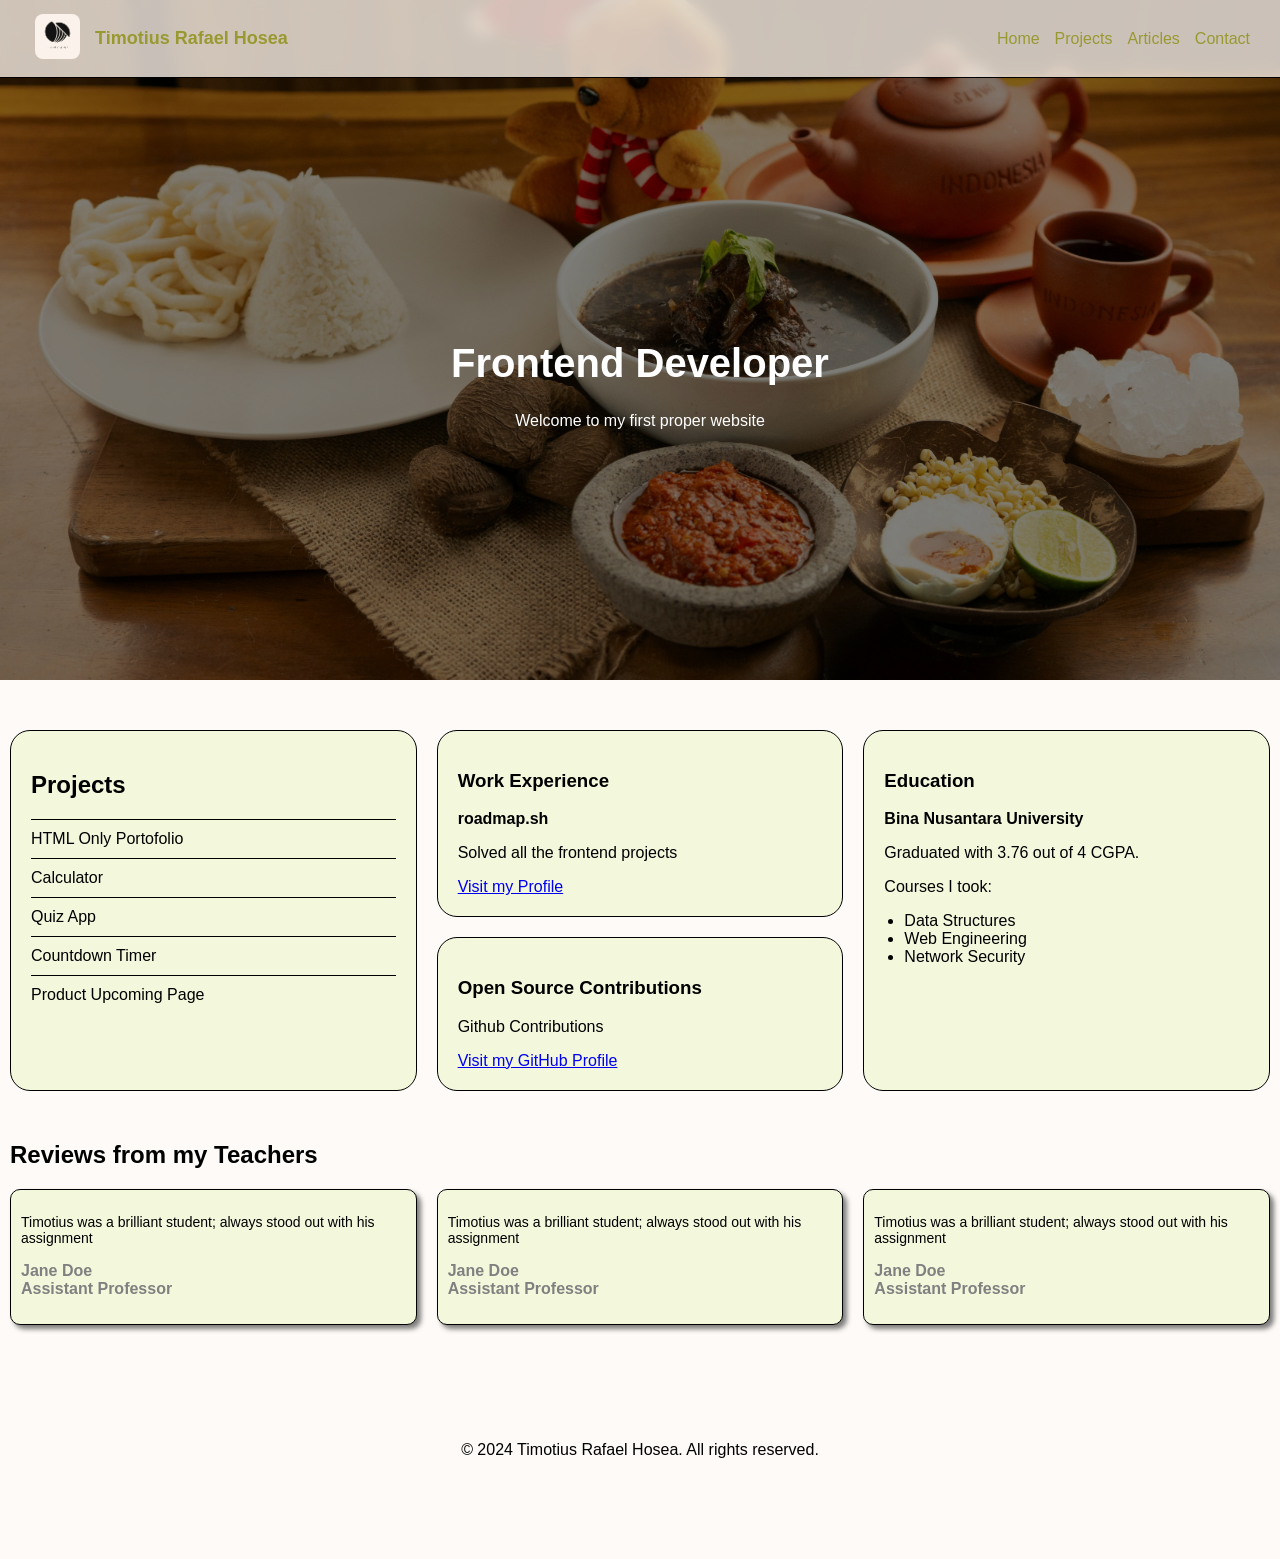
<file: 02-Basic_HTML_Website/index.html>
<!DOCTYPE html>
<html lang="en">
<head>
    <meta charset="UTF-8">
    <meta name="viewport" content="width=device-width, initial-scale=1.0">
    <meta name="description" content="Portfolio of Timotius Rafael Hosea, a Frontend Developer and Network Security student.">
    <meta name="keywords" content="Frontend Developer, Network Security, Portfolio, Timotius Rafael Hosea">
    <title>Simple HTML Website - Timotius Rafael Hosea</title>
    <link rel="stylesheet" href="style.css">
</head>
<body>
    <nav>
    <div class="container">
        <div class="navbar">
            <div class="logo">
                <img src="props/business-logo-template-minimal-branding-design-vector_53876-136229.avif" alt="logo">
            </div>
            <p class="name">Timotius Rafael Hosea</p>
            <div class="nav-section">
                <a href="#" class="nav-item">Home</a>
                <a href="#" class="nav-item">Projects</a>
                <a href="#" class="nav-item">Articles</a>
                <a href="#" class="nav-item">Contact</a>
            </div>
        </div>
    </div>
</nav>

    <div class="hero">
        <div class="hero-content">
            <h1>Frontend Developer</h1>
            <p>Welcome to my first proper website</p>
        </div>
    </div>

    <main>
        <div class="main-container">
            
            <div class="projects-box">
                <h2>Projects</h2>
                <div class="project-item">HTML Only Portofolio</div>
                <div class="project-item">Calculator</div>
                <div class="project-item">Quiz App</div>
                <div class="project-item">Countdown Timer</div>
                <div class="project-item">Product Upcoming Page</div>
            </div>

            <div class="work-box">
                <h3>Work Experience</h3>
                <p><strong>roadmap.sh</strong></p>
                <p>Solved all the frontend projects</p>
                <a href="#">Visit my Profile</a>
            </div>

    
            <div class="opensource-box">
                <h3>Open Source Contributions</h3>
                <p>Github Contributions</p>
                <a href="#">Visit my GitHub Profile</a>
            </div>

        
            <div class="box education">
                <h3>Education</h3>
                <p><strong>Bina Nusantara University</strong></p>
                <p>Graduated with 3.76 out of 4 CGPA.</p>
                <p>Courses I took:</p>
                <ul>
                    <li>Data Structures</li>
                    <li>Web Engineering</li>
                    <li>Network Security</li>
                </ul>
            </div>
        </div>
    </main>

    <section class="review">
        <h2 class="review-header">Reviews from my Teachers</h2>
        <div class="review-section">
            <div class="review-grid">
                <p class="review-description">Timotius was a brilliant student; always stood out with his assignment</p>
                <p class="review-writer">Jane Doe</p>
                <p class="review-position">Assistant Professor</p>
            </div>
            <div class="review-grid">
                <p class="review-description">Timotius was a brilliant student; always stood out with his assignment</p>
                <p class="review-writer">Jane Doe</p>
                <p class="review-position">Assistant Professor</p>
            </div>
            <div class="review-grid">
                <p class="review-description">Timotius was a brilliant student; always stood out with his assignment</p>
                <p class="review-writer">Jane Doe</p>
                <p class="review-position">Assistant Professor</p>
            </div>
        </div>
    </section>

    <footer>
        <p class="footer">&copy; 2024 Timotius Rafael Hosea. All rights reserved.</p>
    </footer>
</body>
</html>
</file>
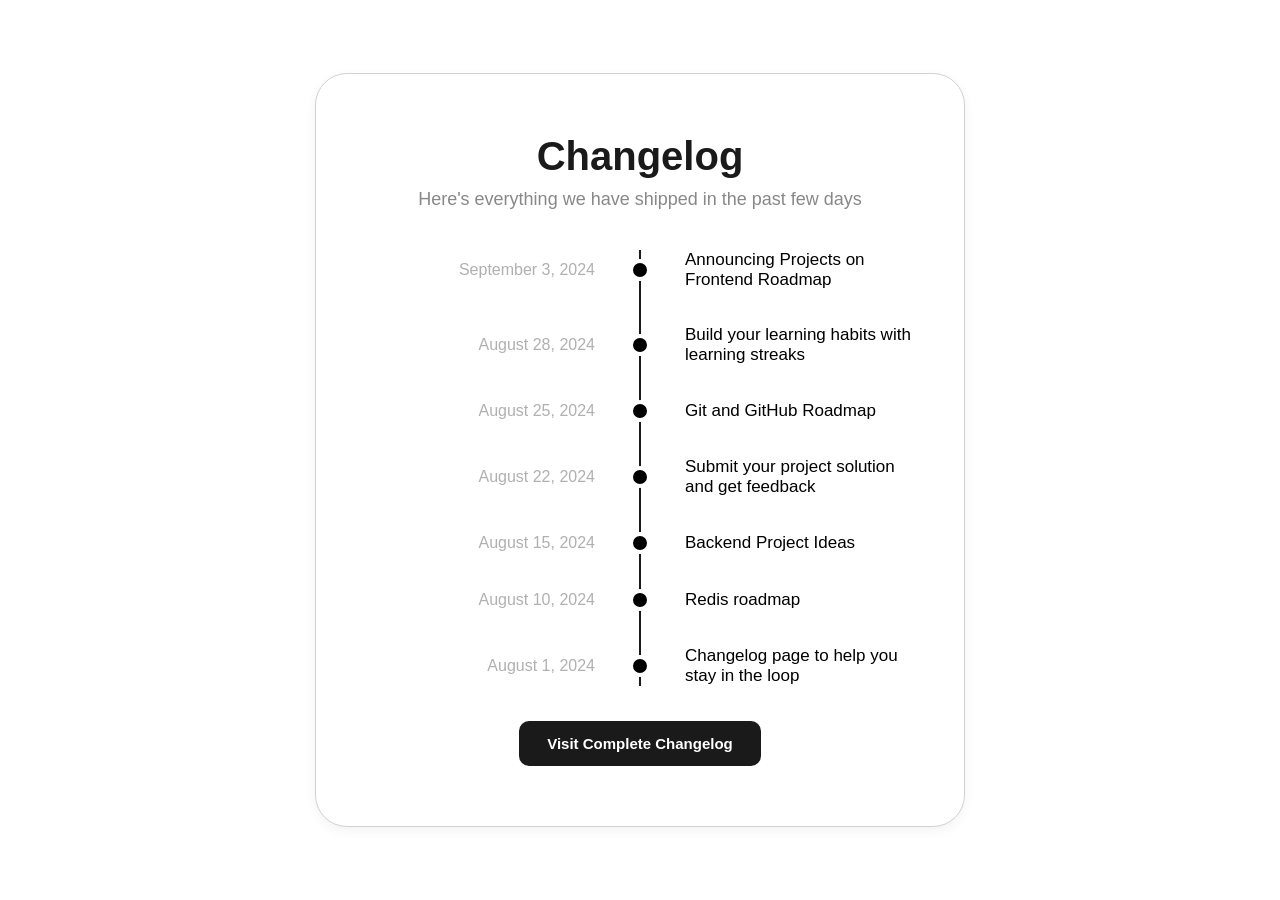
<file: 03_Changelog_Component/index.html>
<!DOCTYPE html>
<html lang="en">
<head>
    <meta charset="UTF-8">
    <meta name="viewport" content="width=device-width, initial-scale=1.0">
    <title>Changelog Component</title>
    <link rel="stylesheet" href="style.css">
</head>
<body>
    <div class="page-wrapper">
        
        <div class="changelog-card">
            <header class="changelog-header">
                <h1>Changelog</h1>
                <p class="changelog-description">
                    Here's everything we have shipped in the past few days
                </p>
            </header>

            <div class="timeline">
                <div class="timeline-item">
                    <div class="timeline-date">September 3, 2024</div>
                    <div class="timeline-dot"></div>
                    <div class="timeline-content">Announcing Projects on Frontend Roadmap</div>
                </div>

                <div class="timeline-item">
                    <div class="timeline-date">August 28, 2024</div>
                    <div class="timeline-dot"></div>
                    <div class="timeline-content">Build your learning habits with learning streaks</div>
                </div>

                <div class="timeline-item">
                    <div class="timeline-date">August 25, 2024</div>
                    <div class="timeline-dot"></div>
                    <div class="timeline-content">Git and GitHub Roadmap</div>
                </div>

                <div class="timeline-item">
                    <div class="timeline-date">August 22, 2024</div>
                    <div class="timeline-dot"></div>
                    <div class="timeline-content">Submit your project solution and get feedback</div>
                </div>

                <div class="timeline-item">
                    <div class="timeline-date">August 15, 2024</div>
                    <div class="timeline-dot"></div>
                    <div class="timeline-content">Backend Project Ideas</div>
                </div>

                <div class="timeline-item">
                    <div class="timeline-date">August 10, 2024</div>
                    <div class="timeline-dot"></div>
                    <div class="timeline-content">Redis roadmap</div>
                </div>

                <div class="timeline-item">
                    <div class="timeline-date">August 1, 2024</div>
                    <div class="timeline-dot"></div>
                    <div class="timeline-content">Changelog page to help you stay in the loop</div>
                </div>
            </div>

            <div class="timeline-footer">
                <button class="btn-complete">Visit Complete Changelog</button>
            </div>
        </div>

    </div>
</body>
</html>
</file>
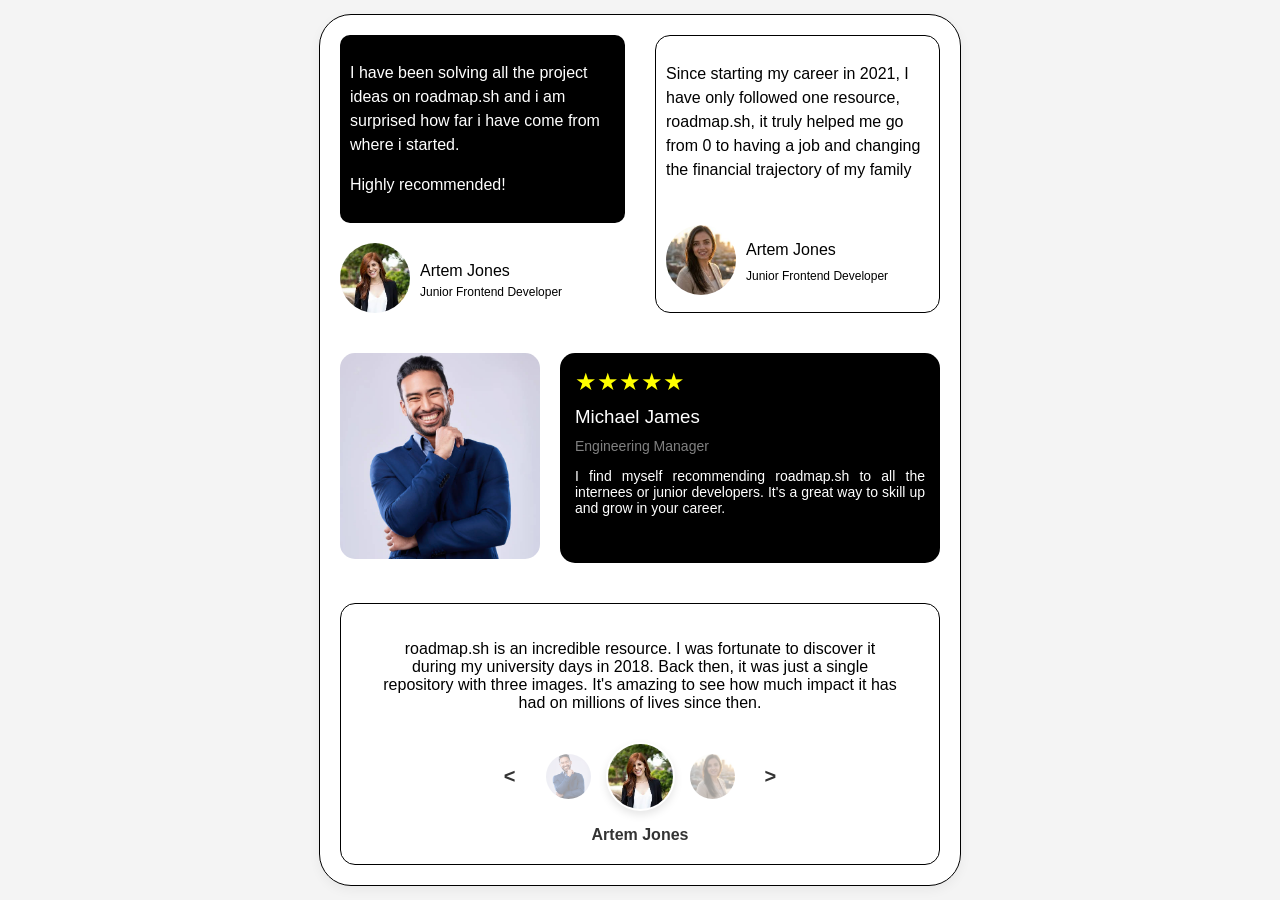
<file: 04-Testimonial_Card/index.html>
<!DOCTYPE html>
<html lang="en">
<head>
    <meta charset="UTF-8">
    <meta name="viewport" content="width=device-width, initial-scale=1.0">
    <title>Testimonial Card</title>
    <link rel="stylesheet" href="style.css">
</head>
<body>
    <div class="container">


        <div class="card-1">
            <div class="bubble-1">
                <p class="testimoni">I have been solving all the project ideas on roadmap.sh and i am surprised how far i have come from where i started.</p>
                <p class="recommend">Highly recommended!</p>
            </div>
            <div class="profile">
                <img src="props/cewe1.jpg" alt="Profile">
                <div class="profile-desc"> 
                    <p class="name">Artem Jones</p>
                    <p class="role">Junior Frontend Developer</p>
                </div>
            </div>
        </div>


        <div class="card-2">
            <div class="bubble-2">
                <p class="testimoni-2">Since starting my career in 2021, I have only followed one resource, roadmap.sh, it truly helped me go from 0 to having a job and changing the financial trajectory of my family</p>
            </div>
            <div class="profile">
                <img src="props/cewe2.jpg" alt="Profile">
                <div class="profile-desc"> 
                    <p class="name">Artem Jones</p>
                    <p class="role">Junior Frontend Developer</p>
                </div>
            </div>
        </div>


        <div class="container-2">
            <div class="profile-picture">
                <img src="props/cowo1.jpg" alt="">
            </div>
            <div class="bubble-3">
                <div class="stars">
                    <span>★</span><span>★</span><span>★</span><span>★</span><span>★</span>
                </div>
                <h3 class="name-3">Michael James</h3>
                <p class="role-3">Engineering Manager</p>
                <p class="testimoni-3">I find myself recommending roadmap.sh to all the internees or junior developers. It's a great way to skill up and grow in your career.</p>
            </div>
        </div>

        <div class="container-3">
            <div class="description">
                <p>roadmap.sh is an incredible resource. I was fortunate to discover it 
                during my university days in 2018. Back then, it was just a single 
                repository with three images. It's amazing to see how much impact it 
                has had on millions of lives since then.</p>
            </div>
            <div class="carousel-section">
                <div class="carousel-controls">
                    <button class="nav-btn">&lt;</button> 
                    
                    <div class="carousel-images">
                        
                        <img src="props/cowo1.jpg" alt="Previous" class="side-img">
                        <img src="props/cewe1.jpg" alt="Current" class="main-img">
                        <img src="props/cewe2.jpg" alt="Next" class="side-img">
                    </div>
                    <button class="nav-btn">&gt;</button> 
                </div>
                <p class="carousel-name">Artem Jones</p>
            </div>
        </div>
    </div> 
</body>
</html>
</file>
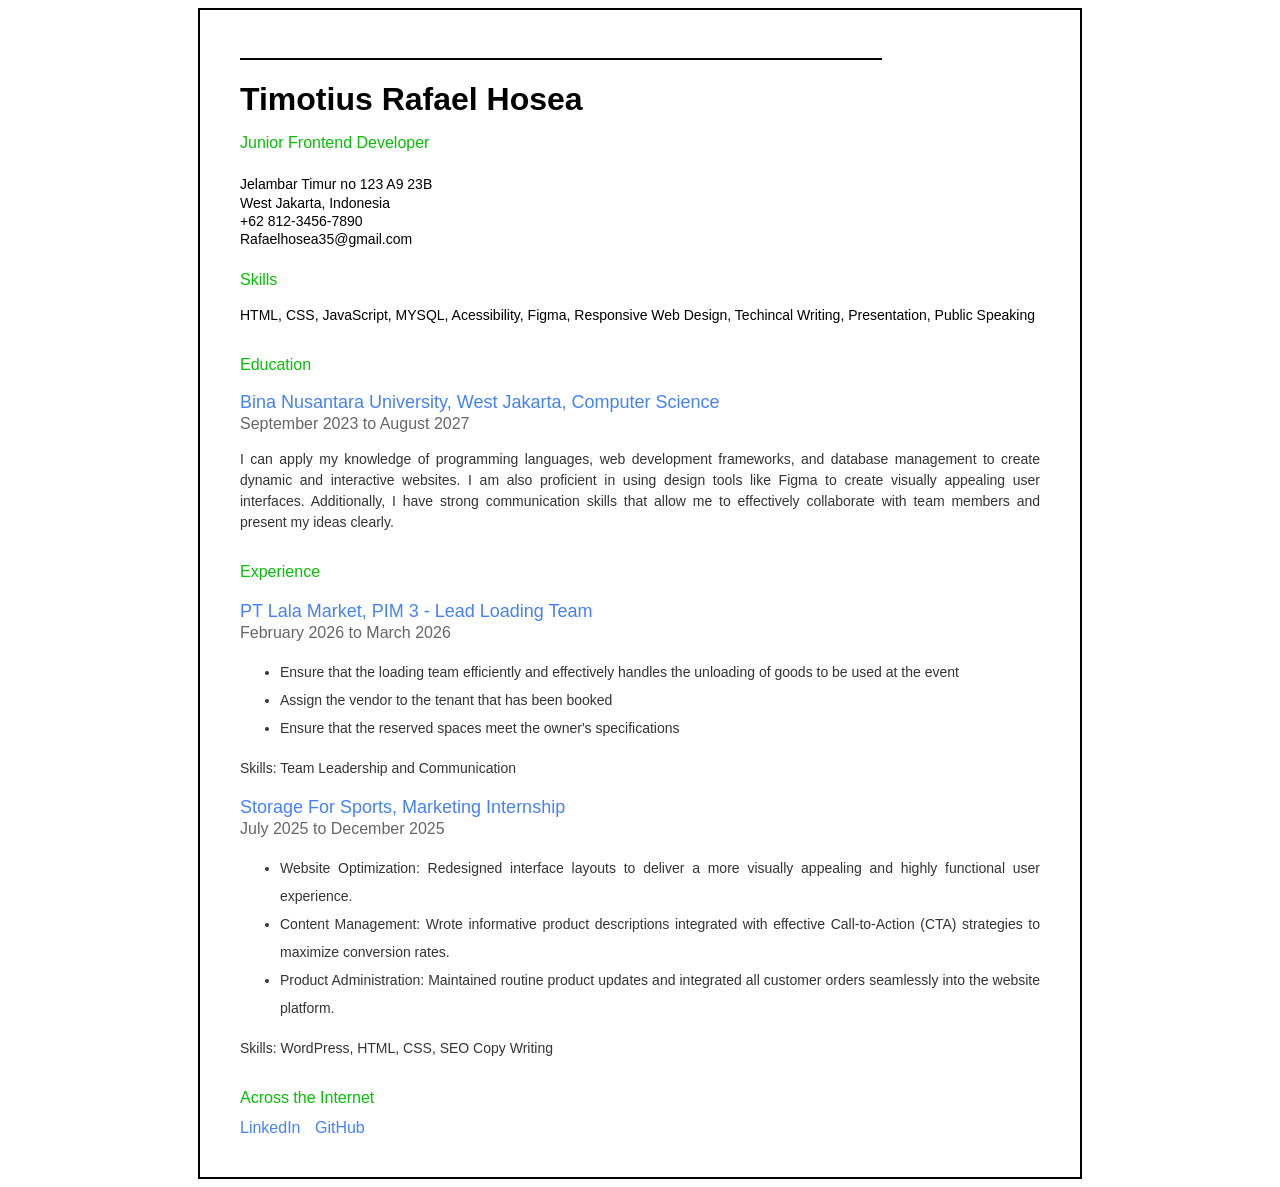
<file: 01_Single_Page_CV/Single-Page-CV-main/index.html>
<!DOCTYPE html>
<html lang="en">
<head>
    <meta charset="UTF-8">
    <meta name="viewport" content="width=device-width, initial-scale=1.0">
    <title>CV Timotius Rafael Hosea</title>
    <meta name="description" content="Curriculum Vitae Timotius Rafael Hosea - Junior Frontend Developer">
    <meta name="keywords" content="CV, Frontend Developer, Timotius Rafael Hosea, Binus University">


    <meta property="og:title" content="CV Timotius Rafael Hosea">
    <meta property="og:description" content="Portfolio dan pengalaman kerja Timotius Rafael Hosea.">
    <meta property="og:type" content="website">

    <link rel="icon" href="props/5988705.png" type="image/x-icon">

    <link rel="stylesheet" href="style.css">
</head>
<body>
    <div class="container">
        <hr>
        <header class="biodata">
            <h1>Timotius Rafael Hosea</h1>
            <p class="position">Junior Frontend Developer</p>
            <p class="contact">Jelambar Timur no 123 A9 23B</p>
            <p class="contact">West Jakarta, Indonesia</p>
            <p class="contact">+62 812-3456-7890</p>
            <p class="contact">Rafaelhosea35@gmail.com</p>
        </header>

        <main>
            <section class="skills">
                <p class="skills-header">Skills</p>
                <p class="skills-list">
                    HTML, CSS, JavaScript, MYSQL, Acessibility, Figma, Responsive Web Design, Techincal Writing, Presentation, Public Speaking
                </p>
            </section>

            <section class="education">
                <p class="education-header">Education</p>
                <p class="education-list">Bina Nusantara University, West Jakarta, Computer Science</p>
                <p class="graduation">September 2023 to August 2027</p>
                <p class="education-desc">I can apply my knowledge of programming languages, web development frameworks, and database management to create dynamic and interactive websites. I am also proficient in using design tools like Figma to create visually appealing user interfaces. Additionally, I have strong communication skills that allow me to effectively collaborate with team members and present my ideas clearly.</p>
            </section>

            <section class="experience">
                <p class="experience-header">Experience</p>
                
                <div class="experience-list">
                    <p class="company">PT Lala Market, PIM 3 - Lead Loading Team</p>
                    <p class="duration">February 2026 to March 2026</p>
                    <ul>
                        <li>Ensure that the loading team efficiently and effectively handles the unloading of goods to be used at the event</li>
                        <li>Assign the vendor to the tenant that has been booked</li>
                        <li>Ensure that the reserved spaces meet the owner's specifications</li>
                    </ul>
                    <p class="skills-gained">Skills: Team Leadership and Communication</p>
                </div>
                
                <div class="experience-list">
                    <p class="company">Storage For Sports, Marketing Internship</p>
                    <p class="duration">July 2025 to December 2025</p>
                    <ul>
                        <li>Website Optimization: Redesigned interface layouts to deliver a more visually appealing and highly functional user experience.</li>
                        <li>Content Management: Wrote informative product descriptions integrated with effective Call-to-Action (CTA) strategies to maximize conversion rates.</li>
                        <li>Product Administration: Maintained routine product updates and integrated all customer orders seamlessly into the website platform.</li>
                    </ul>
                    <p class="skills-gained">Skills: WordPress, HTML, CSS, SEO Copy Writing</p>
                </div>
            </section>
        </main>

        <footer>
            <p class="footer-header">Across the Internet</p>
            <a href="https://www.linkedin.com/in/timotius-rafael-797401310/" target="_blank">LinkedIn</a>
            <a href="https://github.com/Hosi06?tab=repositories" target="_blank">GitHub</a>
        </footer>
    </div>
</body>
</html>
</file>
<file: 02-Basic_HTML_Website/style.css>
*{
    font-family: Arial, Helvetica, sans-serif;
}

body{
    margin: 0;
    padding: 0;
    background-color: rgba(250, 241, 230, 0.3);
    height: 1000px;
}

nav{
    position: absolute;
    top: 0;
    width: 100%;
    z-index: 1000;
    background-color: rgba(250, 241, 230, 0.8);
    backdrop-filter: blur(7px);
    -webkit-backdrop-filter: blur(7px);
    border-bottom: 1px solid black;
    transition: all 0.3s ease;
}

.navbar{
    display: flex;
    align-items: center;
    border: none;
    box-shadow: none;
    padding: 10px 20px;
}

.logo img{
    width: 45px;
    height: 45px;
    margin-right: 15px;
    margin-left: 15px;
    border-radius:8px;
    mix-blend-mode: multiply;
    filter: contrast(1.1) brightness(1.1);
    object-fit: cover;
    transition: transform 0.3s ease;
    cursor: pointer;
}

.logo img:hover {
    transform: scale(1.1);   /* Logo membesar sedikit */
}

.name{
    font-size: 18px;
    font-weight: bold;
    color: rgb(153, 153, 49);
}

.nav-section{
    display: flex;
    margin-left: auto;
    margin-right: 10px;
}

.nav-item{
    text-decoration: none;
    color: black;
    margin-left: 15px;
    font-size: 16px;
    color: rgb(153, 153, 49);
}

.hero {
    background-image: linear-gradient(rgba(0, 0, 0, 0.5), rgba(0, 0, 0, 0.5)), url('props/pexels-esase-2151653112-36905218.jpg');
    background-size: cover;      
    background-position: center; 
    height: 600px;               
    display: flex;               
    justify-content: center;     
    align-items: center;         
    color: white;                
    text-align: center;
    margin-bottom: 30px;
    padding-top: 80px;
}

.hero-content h1 {
    font-size: 40px;
}

.main-container{
    display: grid;
    grid-template-columns: 1fr 1fr 1fr;
    grid-template-rows: auto auto auto;
    margin: 40px auto;
    gap: 0;
}

.projects-box, .work-box, .opensource-box, .education {
    background-color: rgb(243, 248, 221);
    padding: 20px;
    border: none;
    border-radius: 20px;
    border: 1px solid black;
    margin: 10px;
}

.projects-box h2 {
    margin-bottom: 0;
    padding-bottom: 20px;
    border-bottom: 1px solid black;
}

.projects-box {
    grid-row: 1 / 3;
    grid-column: 1;
}

.work-box {
    grid-row: 1;
    grid-column: 2;
}

.opensource-box {
    grid-row: 2;
    grid-column: 2;
}

.education {
    grid-row: 1 / 3;
    grid-column: 3;
}

.review-section{
    display: grid;
    grid-template-columns: 1fr 1fr 1fr;
    gap: 20px;
    margin-left: 10px;
    margin-right: 10px;
}

.review-grid{
    background-color: rgb(243, 248, 221);
    padding: 10px;
    border: 1px solid black;
    border-radius: 10px;
    box-shadow: 4px 4px 5px rgba(0, 0, 0, 0.5);
}

.review-header{
    margin-left: 10px;
}

.review-description{
    font-size: 14px;
}

.review-writer{
    color: gray;
    font-weight: bold;
    margin-bottom: 0;
}

.review-position{
    margin-top: 0;
    color: gray;
    font-weight: bold;
}

.footer{ 
    text-align: center;
    padding: 100px;
}

.projects-box h2 {
    margin-bottom: 0;
    padding-bottom: 20px;
    border-bottom: 1px solid black; 
}

.project-item {
    padding: 10px 0;
    border-bottom: 1px solid black; 
}

.project-item:last-child {
    border-bottom: none; 
}


.education ul {
    padding-left: 20px;
}

@media(max-width: 768px){
    .nav{
        background-color: rgba(250, 241, 230, 0.95);
        position: absolute;
    }
    .navbar{
        flex-direction: column;
        padding: 15px 0;
    }

    .nav-section{
        margin: 10px 0;
        justify-content: center;
        width: 100%;
        justify-content: center;
        gap: 10px;
        flex-wrap: wrap;
    }

    .nav-item{
        margin: 5px;
    }

    .hero{
        margin-top: 0;
        padding-top: 200px;
        min-height: 100vh;
    }

    .main-container{
        grid-template-columns: 1fr;
        grid-template-rows: auto;
        margin: 10px;
    }

    .projects-box,.education{
        grid-row: auto; 
        grid-column: auto;
    }

    .work-box, 
    .opensource-box {
        grid-row: auto;
        grid-column: auto;
    }

    .review-section {
        grid-template-columns: 1fr; /* Kartu review menumpuk ke bawah */
        gap: 15px;
    }

    .review-header {
        text-align: center;
    }
}
</file>
<file: 03_Changelog_Component/style.css>
*{
    font-family: Arial, Helvetica, sans-serif;
    box-sizing: border-box;
}

body {
    margin: 0;
    padding: 0;
    background-color: #ffffff;
    display: flex;
    justify-content: center;
    align-items: center;
    min-height: 100vh;
}

.page-wrapper{
    padding: 50px 20px;
}

.changelog-card{
    background-color: #ffffff;
    border: 1px solid #d1d1d1;
    border-radius: 32px;
    max-width: 650px;
    padding: 60px 40px;
    box-shadow: 0 4px 12px rgba(0,0,0,0.05);
}

.changelog-header{
    text-align: center;
    margin-bottom: 40px;
}   

.changelog-header h1{
    font-size: 40px;
    margin: 0 0 10px 0;
    color: #1a1a1a;
}

.changelog-description{
    font-size: 18px;
    color: #888888;
    margin: 0;
}

.timeline{
    position: relative;
    width: 100%;
}

.timeline::before{
    content: '';
    position: absolute;
    left: 50%;
    transform: translateX(-50%);
    width: 2px;
    height: 100%;
    background-color: #1a1a1a;
    z-index: 0;
}

.timeline-item{
    display: grid;

    grid-template-columns: 1fr 60px 1fr;
    align-items: center;
    margin-bottom: 35px;
    position: relative;
    z-index: 1;
}

.timeline-date{
    text-align: right;
    color: #b0b0b0;
    font-size: 16px;
    padding-right: 15px;
}

.timeline-dot{
    width: 14px;
    height: 14px;
    background-color: black;
    border-radius: 50px;
    justify-self: center;
    border: 4px solid #fff; 
    box-sizing: content-box;
}

.timeline-content {
    text-align: left;
    font-size: 17px;
    font-weight: 500;
    padding-left: 15px;
}

.timeline-footer {
    margin-top: 30px;
    display: flex;
    justify-content: center;
}

.btn-complete {
    background-color: #1a1a1a;
    color: #fff;
    border: none;
    padding: 14px 28px;
    border-radius: 10px;
    font-size: 15px;
    font-weight: bold;
    cursor: pointer;
    transition: all 0.2s ease;
}

.btn-complete:hover {
    background-color: #333;
    transform: translateY(-2px);
}
</file>
<file: 04-Testimonial_Card/style.css>
*{
    font-family: Arial, Helvetica, sans-serif
}

body{
    display: flex;
    justify-content: center;
    align-items: center;
    min-height: 100vh;
    margin: 0;
    background-color: #f4f4f4;
}

.container{
    display: grid;
    grid-template-columns: 1fr 1fr;
    grid-column: span 2;
    background-color: #ffffff;
    max-width: 600px;
    border: 1px solid black;
    border-radius: 32px;
    gap: 30px;
    padding: 20px;
    box-shadow: 0 4px 12px rgba(0,0,0,0.05);
}

.card-1{
    display: flex;
    flex-direction: column;
    justify-content: space-between;
}

.bubble-1{
    background-color: black;
    border-radius: 10px;
    padding: 10px;
    margin-bottom: 20px;
    max-width: 350px;
    line-height: 1.5;
}

.testimoni, .recommend{
    color: white;
}

.profile{
    display: flex;
    align-items: center;
}

.profile img{
    width: 70px;
    height: 70px;
    border-radius: 50px;
    object-fit: cover;
}

.name{
    margin-left: 10px;
    margin-bottom: 0;
}

.role{
    margin-left: 10px;
    font-size: 12px;
    margin-top: 5px;
}

.card-2{
    border: 1px solid black;
    border-radius: 15px;
    padding: 10px;
    line-height: 1.5;
}

.bubble-2{
    margin-bottom: 40px;
}


.container-2{
    display: flex;

}

.profile-picture img{
    width: 200px;
    border-radius: 15px;
    object-fit: cover;
    margin-right: 20px;
}

.container-2{
    grid-column: span 2; /* Membuat elemen membentang 2 kolom penuh */
    margin-top: 10px;
}

.bubble-3{
    color: white;
    background-color: black;
    border-radius: 15px;
    padding-left: 15px;
    padding-right: 15px;
    padding-top: 15px;
}

.stars{
    color: yellow;
    font-size: 24px;
}

.name-3{
    margin-top: 10px;
    font-weight: 400;
    margin-bottom: 0;
}

.role-3{
    margin-top: 10px;
    color: gray;
    font-size: 14px;
}

.testimoni-3{
    font-size: 14px;
    text-align: justify;
}

.container-3{
    grid-column: span 2; 
    margin-top: 10px;
    border: solid 1px black;
    border-radius: 15px;
    padding: 20px 40px;
}

.description{
    text-align: center;
}

.carousel-section {
    margin-top: 30px;
    display: flex;
    flex-direction: column;
    align-items: center;
}

.carousel-controls {
    display: flex;
    align-items: center;
    justify-content: center;
    gap: 20px;
}

.nav-btn {
    background: none;
    border: none;
    font-size: 20px;
    font-weight: bold;
    cursor: pointer;
    color: #333;
    padding: 10px;
}

.nav-btn:hover {
    color: black;
}

.carousel-images {
    display: flex;
    align-items: center;
    gap: 15px; 
}

.carousel-images img {
    border-radius: 50%;
    object-fit: cover;
}


.side-img {
    width: 45px;
    height: 45px;
    opacity: 0.4; 
    transition: opacity 0.3s ease;
}


.main-img {
    width: 65px;
    height: 65px;
    border: 2px solid transparent; 
    box-shadow: 0 4px 8px rgba(0,0,0,0.1); 
}

.carousel-name {
    margin-top: 15px;
    font-weight: bold;
    color: #333;
    margin-bottom: 0;
}
</file>
<file: 01_Single_Page_CV/Single-Page-CV-main/style.css>
* {
    font-family: Arial, Helvetica, sans-serif;
}

.container {
    border: 2px solid black;
    padding: 40px;
    max-width: 800px;
    margin: 0 auto;
}

hr {
    border: 1px solid black;
    width: 80%;
    margin-left: 0;
    margin-bottom: 20px;
}

h1 {
    margin-bottom: 5px;
}

.position {
    color: rgb(3, 193, 3);
    font-size: 16px;
    margin-bottom: 30px;
}

.contact {
    line-height: 0.3em;
    font-size: 14px;
}

.skills-header {
    color: rgb(3, 193, 3);
    margin-top: 30px;
    font-size: 16px;
}

.skills-list {
    line-height: 1.5;
    font-size: 14px;
}

.education-header {
    color: rgb(3, 193, 3);
    margin-top: 30px;
    font-size: 16px;
}

.education-list {
    font-size: 18px;
    color: rgb(69, 128, 255);
    margin-bottom: 2px; 
}

.graduation {
    font-size: 16px;
    color: #666;
    margin-top: 0; 
}

.education-desc {
    font-size: 14px;
    color: #333;
    text-align: justify;
    line-height: 1.5;
}

.experience-header {
    color: rgb(3, 193, 3);
    margin-top: 30px;
    margin-bottom: 20px;
    font-size: 16px;
}

.company {
    font-size: 18px;
    color: rgb(69, 128, 255);
    margin-bottom: 2px;
}

.duration {
    font-size: 16px;
    color: #666;
    margin-top: 0; 
}

li {
    font-size: 14px;
    color: #333;
    text-align: justify;
    line-height: 2;
}

.skills-gained {
    font-size: 14px;
    color: #333;
    text-align: justify;
    line-height: 1.5;
}

.footer-header {
    color: rgb(3, 193, 3);
    margin-top: 30px;
    margin-bottom: 12px;
    font-size: 16px;
}

footer a {
    margin-right: 10px;
    text-decoration: none;
    color: rgb(69, 128, 255);
}
</file>
